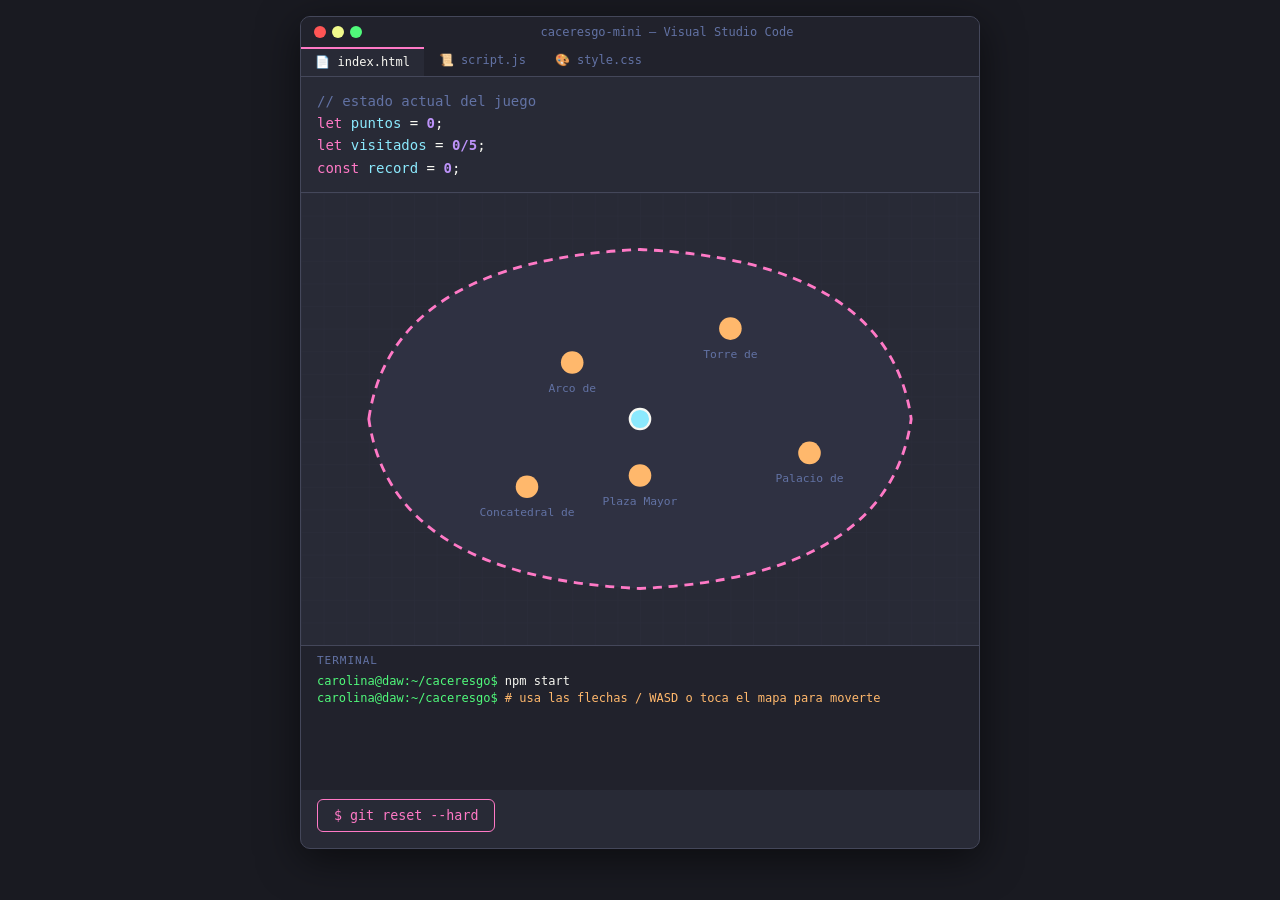
<file: caceresgo-mini/index.html>
<!DOCTYPE html>
<html lang="es">
<head>
  <meta charset="UTF-8">
  <meta name="viewport" content="width=device-width, initial-scale=1">
  <title>caceresgo-mini — Visual Studio Code</title>
  <link rel="stylesheet" href="style.css">
</head>
<body>
  <!-- Diseño la página como si fuera un editor de código -->
  <div class="ventana">
    <div class="barra">
      <span class="dot rojo"></span><span class="dot amarillo"></span><span class="dot verde"></span>
      <span class="titulo">caceresgo-mini — Visual Studio Code</span>
    </div>

    <div class="pestanas">
      <span class="tab activa">📄 index.html</span>
      <span class="tab">📜 script.js</span>
      <span class="tab">🎨 style.css</span>
    </div>

    <!-- El marcador tiene aspecto de variables de código -->
    <pre class="hud"><span class="c">// estado actual del juego</span>
<span class="k">let</span> <span class="v">puntos</span> = <b id="puntos" class="n">0</b>;
<span class="k">let</span> <span class="v">visitados</span> = <b id="progreso" class="n">0/5</b>;
<span class="k">const</span> <span class="v">record</span> = <b id="record" class="n">0</b>;</pre>

    <svg id="mapa" viewBox="0 0 600 400" aria-label="Mapa de la ciudad monumental">
      <!-- Cuadrícula de fondo para que parezca un mapa técnico -->
      <defs><pattern id="grid" width="20" height="20" patternUnits="userSpaceOnUse">
        <path d="M20 0H0V20" fill="none" stroke="#2b2d3b" stroke-width="1"/></pattern></defs>
      <rect width="600" height="400" fill="url(#grid)"/>
      <path id="muralla" d="M60,200 Q80,60 300,50 Q520,60 540,200 Q520,340 300,350 Q80,340 60,200Z"/>
      <g id="pois"></g>
      <circle id="jugador" r="9" cx="300" cy="200"/>
    </svg>

    <!-- Aquí voy mostrando los eventos de la partida -->
    <div class="terminal">
      <div class="terminal-tit">TERMINAL</div>
      <div id="log"><p><span class="prompt">carolina@daw:~/caceresgo$</span> npm start</p></div>
    </div>

    <button id="reiniciar">$ git reset --hard</button>
  </div>

  <dialog id="tarjeta"><h2 id="tNombre"></h2><p id="tDato"></p><button id="cerrar">git push 🚀</button></dialog>
  <script src="script.js"></script>
</body>
</html>
</file>
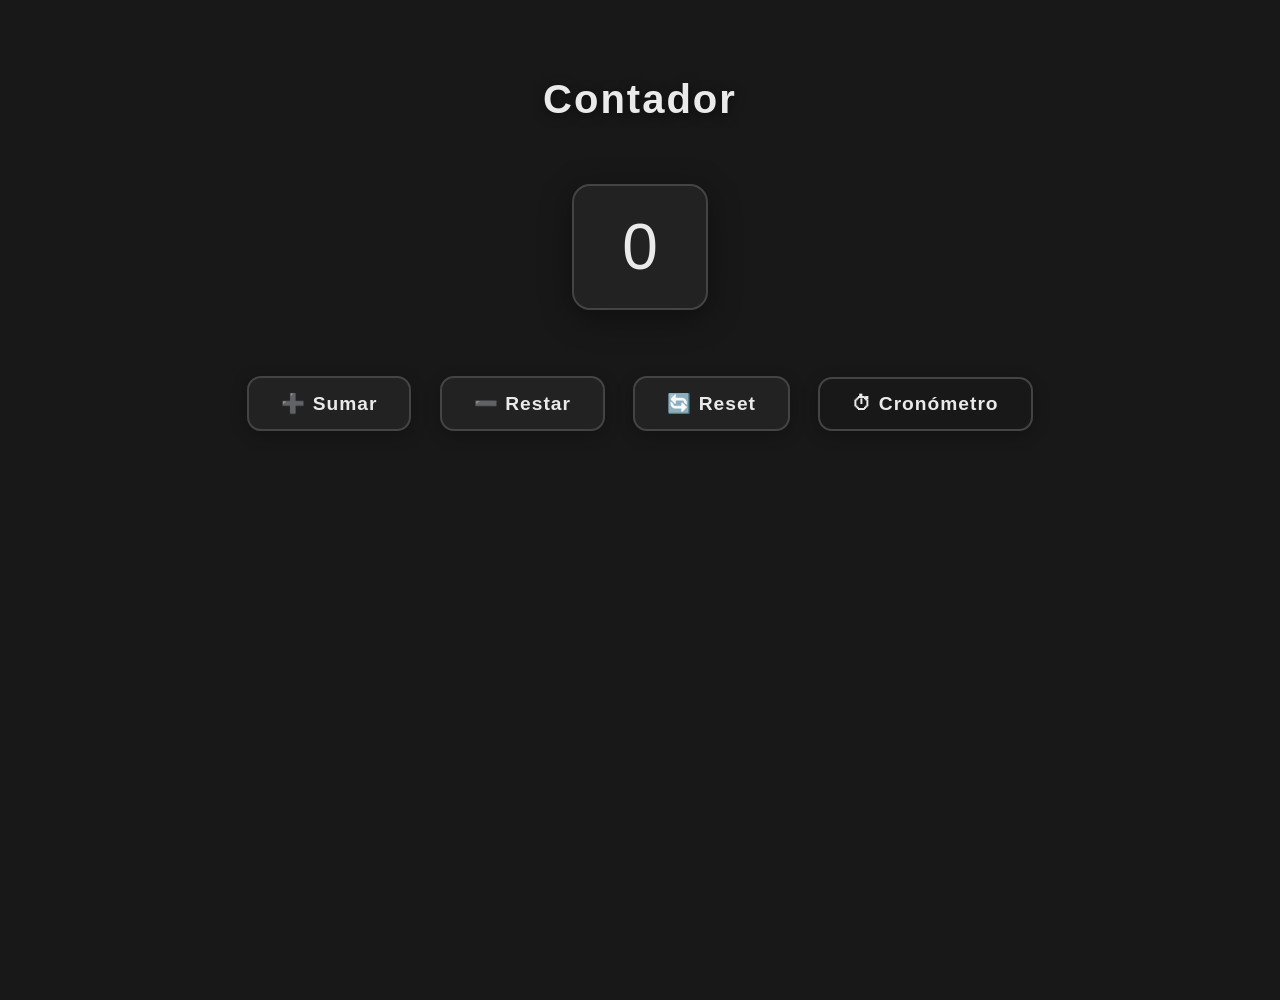
<file: Contador/index.html>
<!DOCTYPE html>
<html lang="es">
<head>
  <meta charset="UTF-8">
  <title>Contador en JavaScript</title>
  <link rel="stylesheet" href="styles.css">
</head>
<body>
  <h1>Contador</h1>
  <p id="valor">0</p>
  <div class="botones">
    <button id="sumar">➕ Sumar</button>
    <button id="restar">➖ Restar</button>
    <button id="reset">🔄 Reset</button>
    <button id="cronometro">⏱ Cronómetro</button>
  </div>
  <script src="script.js"></script>
</body>
</html>
</file>
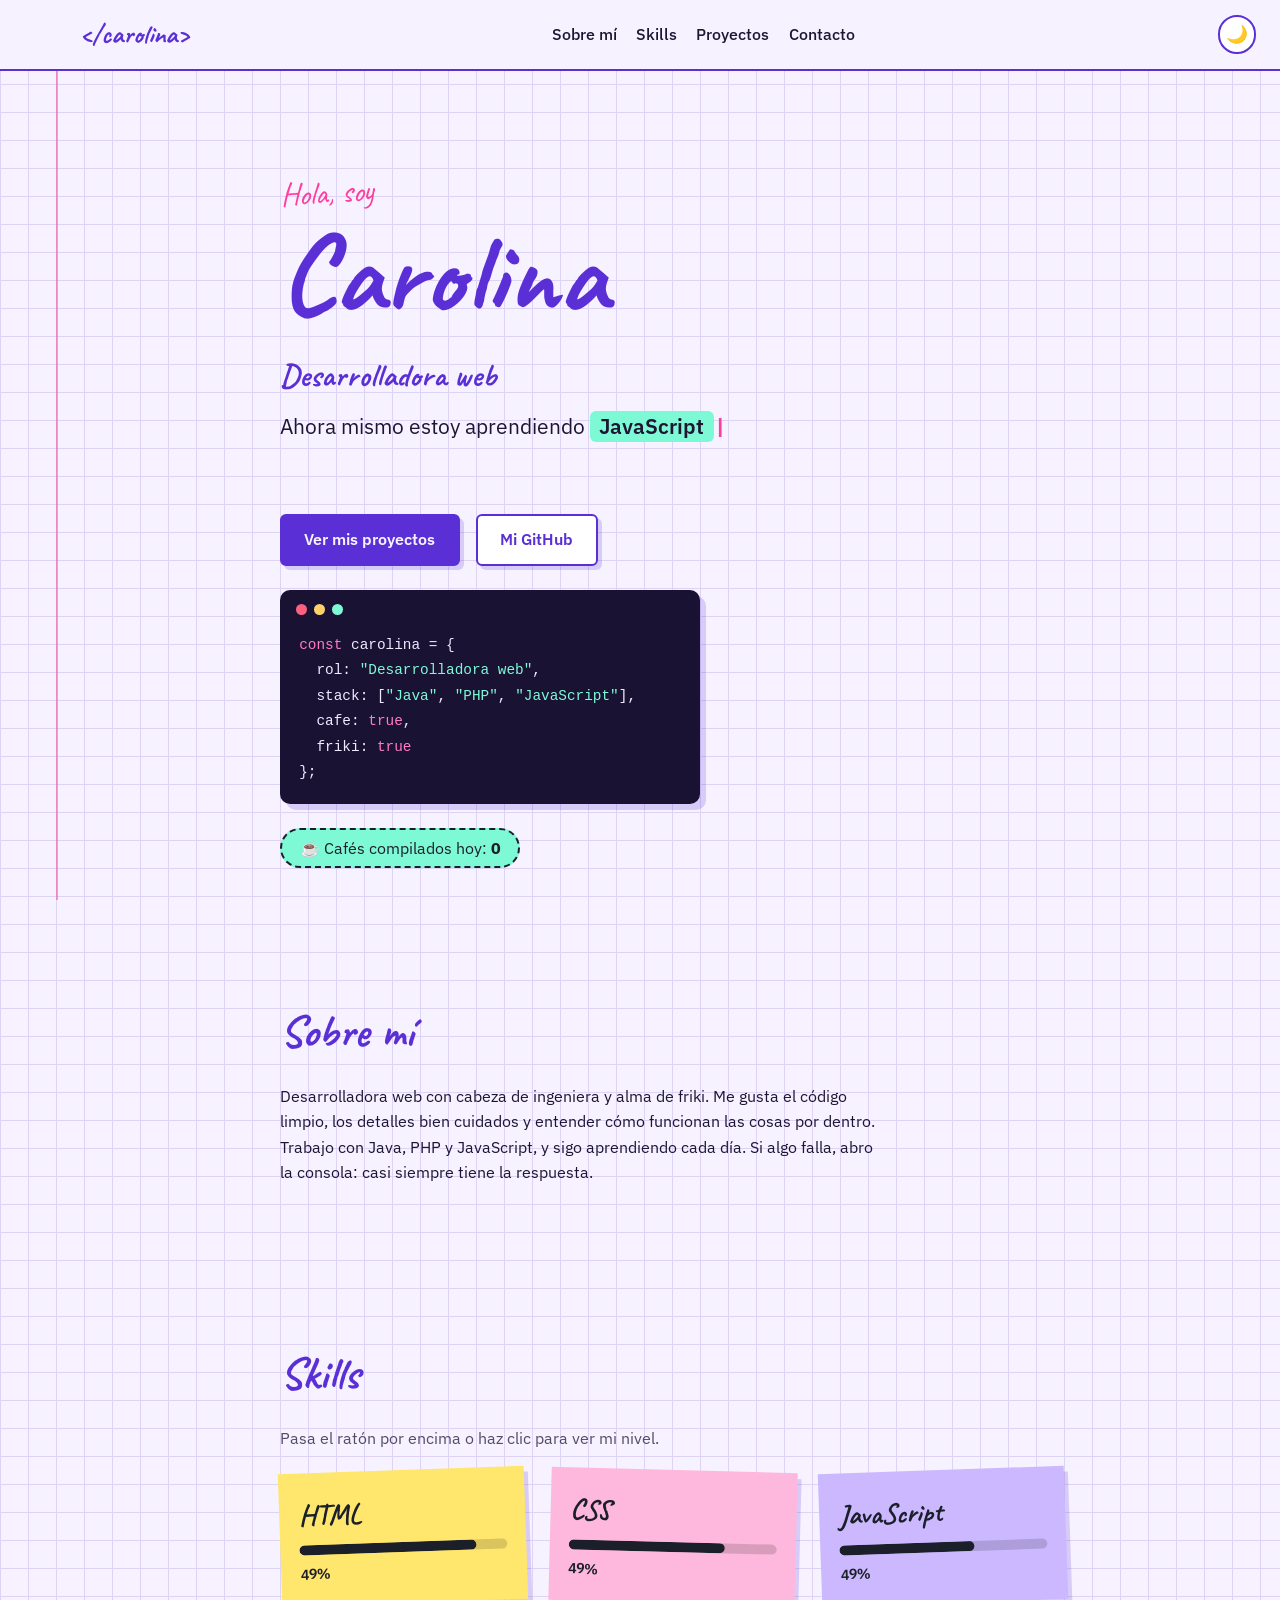
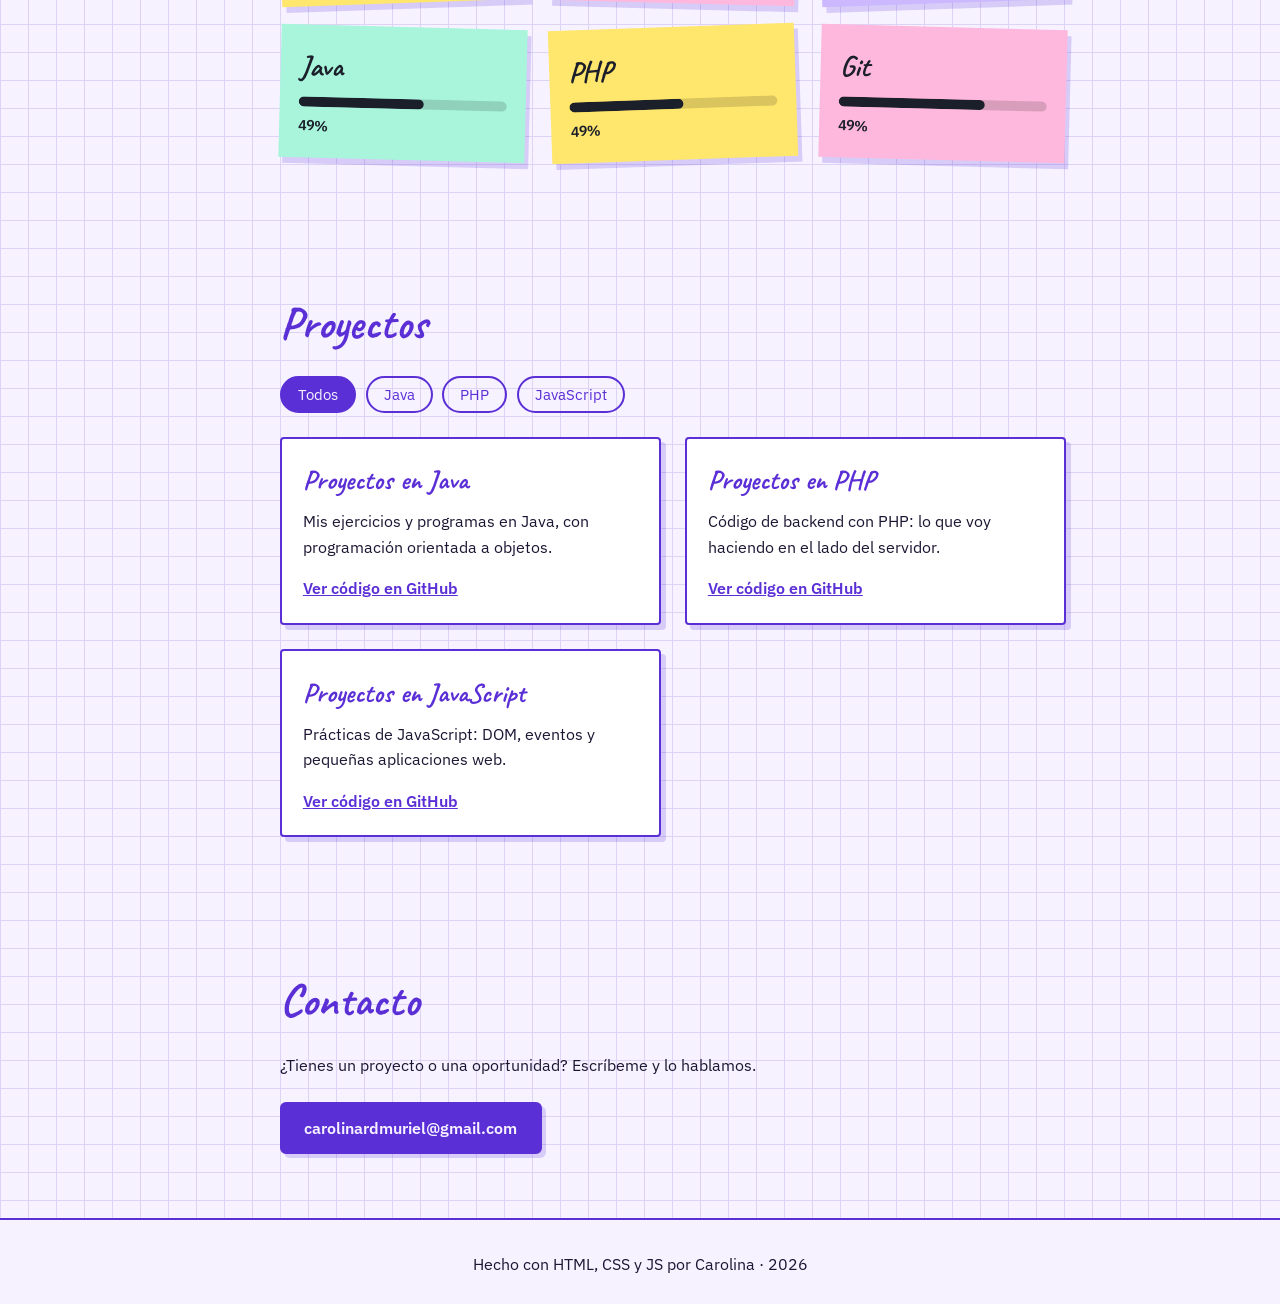
<file: Portfolio/index.html>
<!DOCTYPE html>
<!-- Indicamos que estamos usando HTML5 -->
<html lang="es">
<head>
  <!-- Para que se vean bien las tildes y la ñ -->
  <meta charset="UTF-8" />
  <!-- Esto ayuda a que la página se adapte al móvil -->
  <meta name="viewport" content="width=device-width, initial-scale=1" />
  <title>Carolina | Desarrolladora web</title>
  <meta name="description" content="Portfolio de Carolina, desarrolladora web" />

  <!-- Fuentes que uso para darle un estilo más personal al portfolio -->
  <link rel="preconnect" href="https://fonts.googleapis.com" />
  <link rel="preconnect" href="https://fonts.gstatic.com" crossorigin />
  <link href="https://fonts.googleapis.com/css2?family=Caveat:wght@600;700&family=IBM+Plex+Sans:wght@400;500;600&family=JetBrains+Mono:wght@400;500&display=swap" rel="stylesheet" />

  <!-- Enlazo el archivo CSS de la página -->
  <link rel="stylesheet" href="style.css" />
</head>
<body>

  <!-- Cabecera y menú de navegación -->
  <header class="cabecera">
    <a href="#inicio" class="logo">&lt;/carolina&gt;</a>

    <nav aria-label="Navegación principal">
      <!-- Estos enlaces llevan a las distintas secciones de la página -->
      <a href="#sobre-mi">Sobre mí</a>
      <a href="#skills">Skills</a>
      <a href="#proyectos">Proyectos</a>
      <a href="#contacto">Contacto</a>
    </nav>

    <!-- Botón para cambiar entre el modo claro y el oscuro -->
    <button id="btn-tema" class="btn-tema" aria-label="Cambiar entre modo claro y oscuro">🌙</button>
  </header>

  <main>

    <!-- Primera parte de la página -->
    <section id="inicio" class="hero">
      <p class="nota-mano">Hola, soy</p>
      <!-- Mi nombre aparece como título principal -->
      <h1>Carolina</h1>
      <p class="hero-texto">
        <strong class="rol">Desarrolladora web</strong><br />
        Ahora mismo estoy aprendiendo
        <!-- JavaScript escribe aquí las frases del efecto de máquina -->
        <span id="escritura" class="resaltado"></span><span class="cursor">|</span>
      </p>

      <div class="hero-botones">
        <a href="#proyectos" class="btn btn-principal">Ver mis proyectos</a>
        <!-- Enlace a mi perfil de GitHub -->
        <a href="https://github.com/Carolina-r-m" class="btn btn-secundario" target="_blank" rel="noopener">Mi GitHub</a>
      </div>

      <!-- Un pequeño resumen de mi perfil con formato de código -->
      <pre class="codigo" aria-label="Resumen de mi perfil en formato código"><code><span class="k">const</span> carolina = {
  rol: <span class="s">"Desarrolladora web"</span>,
  stack: [<span class="s">"Java"</span>, <span class="s">"PHP"</span>, <span class="s">"JavaScript"</span>],
  cafe: <span class="k">true</span>,
  friki: <span class="k">true</span>
};</code></pre>

      <!-- Contador de cafés para practicar eventos con JavaScript -->
      <button id="btn-cafe" class="btn-cafe">☕ Cafés compilados hoy: <strong id="num-cafes">0</strong></button>
    </section>

    <!-- Sección sobre mí -->
    <section id="sobre-mi" class="seccion">
      <h2>Sobre mí</h2>
      <p class="texto-largo">
        Desarrolladora web con cabeza de ingeniera y alma de friki. Me gusta
        el código limpio, los detalles bien cuidados y entender cómo funcionan
        las cosas por dentro. Trabajo con Java, PHP y JavaScript, y sigo
        aprendiendo cada día. Si algo falla, abro la consola: casi siempre
        tiene la respuesta.
      </p>
    </section>

    <!-- Sección de habilidades -->
    <section id="skills" class="seccion">
      <h2>Skills</h2>
      <p class="pista">Pasa el ratón por encima o haz clic para ver mi nivel.</p>

      <div class="skills-grid">
        <!-- El atributo data-nivel indica el porcentaje de cada habilidad -->
        <article class="skill post-it amarillo" data-nivel="85">
          <h3>HTML</h3>
          <div class="barra"><div class="relleno"></div></div>
          <span class="porcentaje">0%</span>
        </article>

        <article class="skill post-it rosa" data-nivel="75">
          <h3>CSS</h3>
          <div class="barra"><div class="relleno"></div></div>
          <span class="porcentaje">0%</span>
        </article>

        <article class="skill post-it azul" data-nivel="65">
          <h3>JavaScript</h3>
          <div class="barra"><div class="relleno"></div></div>
          <span class="porcentaje">0%</span>
        </article>

        <article class="skill post-it verde" data-nivel="60">
          <h3>Java</h3>
          <div class="barra"><div class="relleno"></div></div>
          <span class="porcentaje">0%</span>
        </article>

        <article class="skill post-it amarillo" data-nivel="55">
          <h3>PHP</h3>
          <div class="barra"><div class="relleno"></div></div>
          <span class="porcentaje">0%</span>
        </article>

        <article class="skill post-it rosa" data-nivel="70">
          <h3>Git</h3>
          <div class="barra"><div class="relleno"></div></div>
          <span class="porcentaje">0%</span>
        </article>
      </div>
    </section>

    <!-- Sección de proyectos -->
    <section id="proyectos" class="seccion">
      <h2>Proyectos</h2>

      <!-- Botones para filtrar los proyectos por lenguaje -->
      <div class="filtros" role="group" aria-label="Filtrar proyectos">
        <button class="filtro activo" data-filtro="todos">Todos</button>
        <button class="filtro" data-filtro="java">Java</button>
        <button class="filtro" data-filtro="php">PHP</button>
        <button class="filtro" data-filtro="javascript">JavaScript</button>
      </div>

      <div class="proyectos-grid">
        <!-- Enlaces a mis repositorios de GitHub -->
        <!-- Abro los enlaces en otra pestaña y uso noopener por seguridad -->
        <article class="proyecto" data-categoria="java">
          <h3>Proyectos en Java</h3>
          <p>Mis ejercicios y programas en Java, con programación orientada a objetos.</p>
          <a href="https://github.com/Carolina-r-m/Java" class="enlace" target="_blank" rel="noopener">Ver código en GitHub</a>
        </article>

        <article class="proyecto" data-categoria="php">
          <h3>Proyectos en PHP</h3>
          <p>Código de backend con PHP: lo que voy haciendo en el lado del servidor.</p>
          <a href="https://github.com/Carolina-r-m/PHP" class="enlace" target="_blank" rel="noopener">Ver código en GitHub</a>
        </article>

        <article class="proyecto" data-categoria="javascript">
          <h3>Proyectos en JavaScript</h3>
          <p>Prácticas de JavaScript: DOM, eventos y pequeñas aplicaciones web.</p>
          <a href="https://github.com/Carolina-r-m/JavaScript" class="enlace" target="_blank" rel="noopener">Ver código en GitHub</a>
        </article>
      </div>
    </section>

    <!-- Sección de contacto -->
    <section id="contacto" class="seccion contacto">
      <h2>Contacto</h2>
      <p class="texto-largo">¿Tienes un proyecto o una oportunidad? Escríbeme y lo hablamos.</p>
      <!-- Enlace para contactar conmigo por correo -->
      <a href="mailto:carolinardmuriel@gmail.com" class="btn btn-principal">carolinardmuriel@gmail.com</a>
    </section>

  </main>

  <!-- Pie de página -->
  <footer class="pie">
    <!-- JavaScript añade el año actual automáticamente -->
    <p>Hecho con HTML, CSS y JS por Carolina · <span id="anio"></span></p>
  </footer>

  <!-- Cargo JavaScript al final para que el HTML ya esté preparado -->
  <script src="script.js"></script>
</body>
</html>
</file>
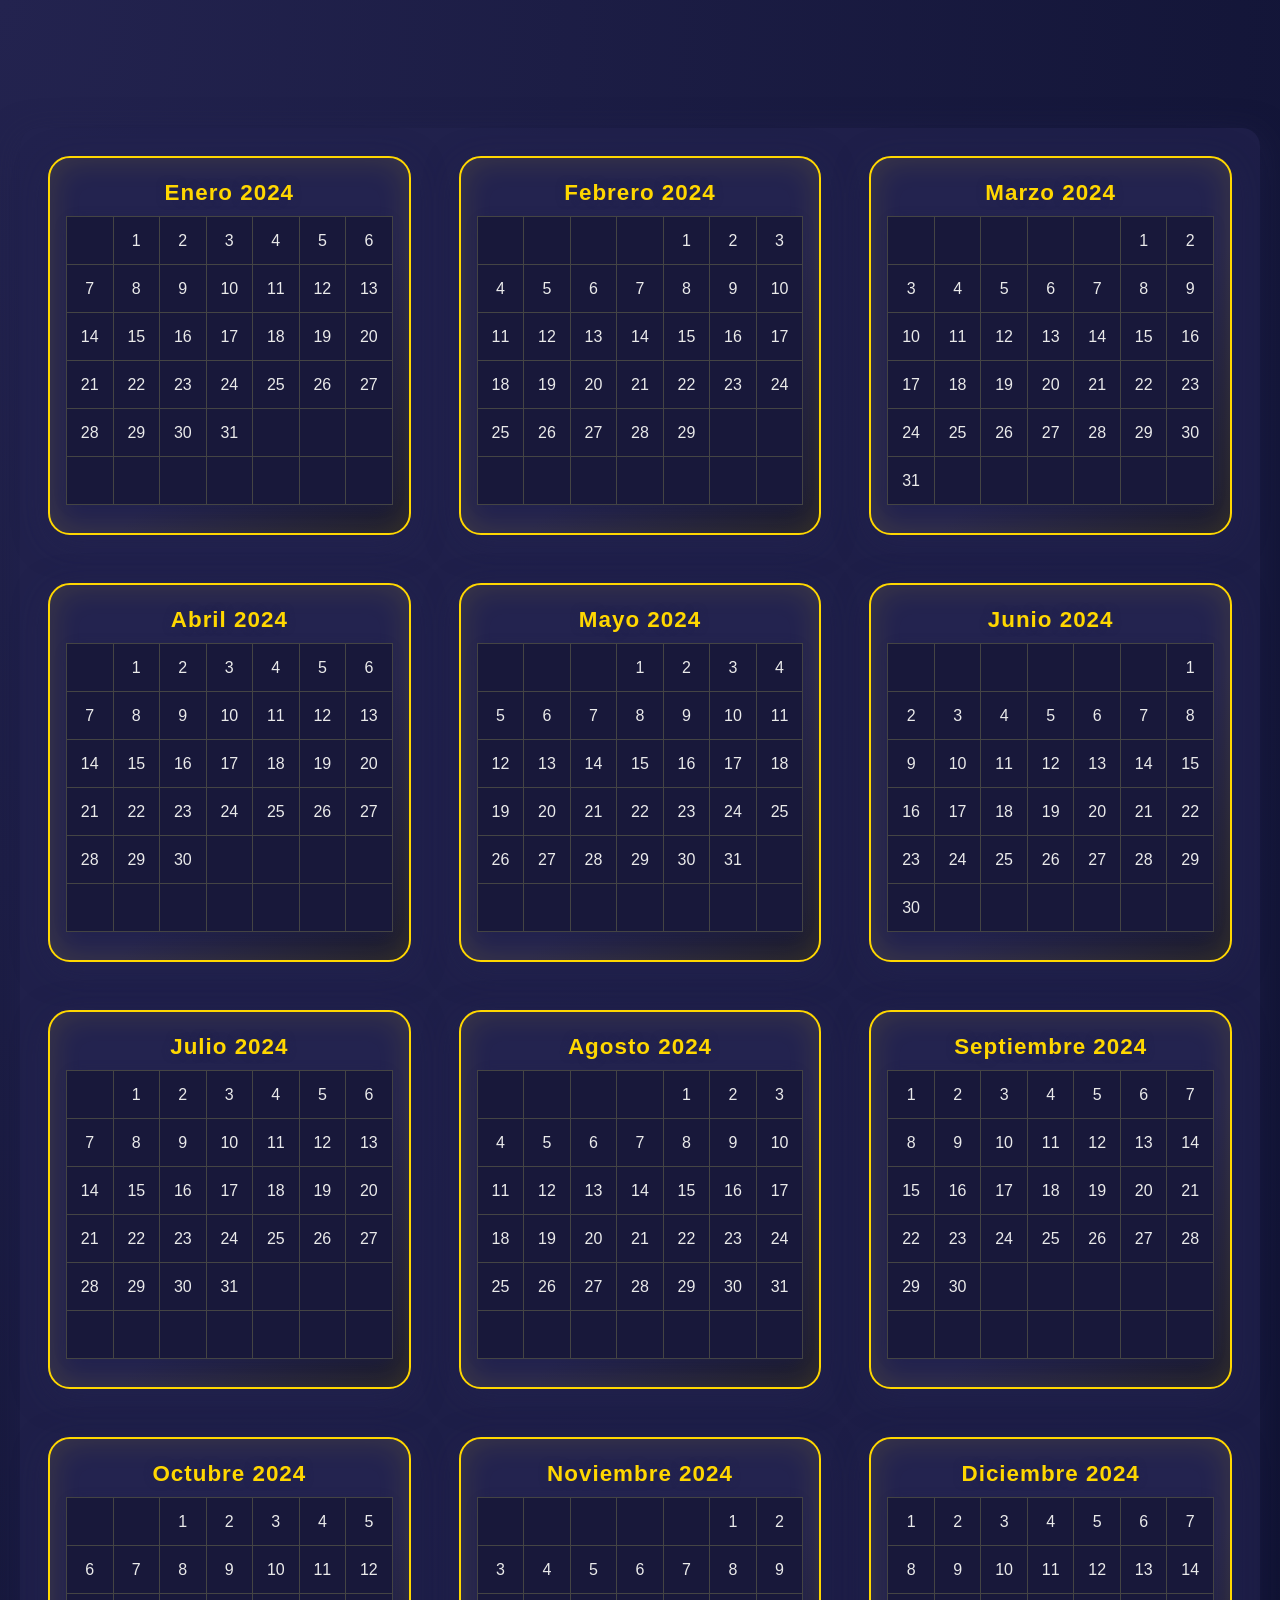
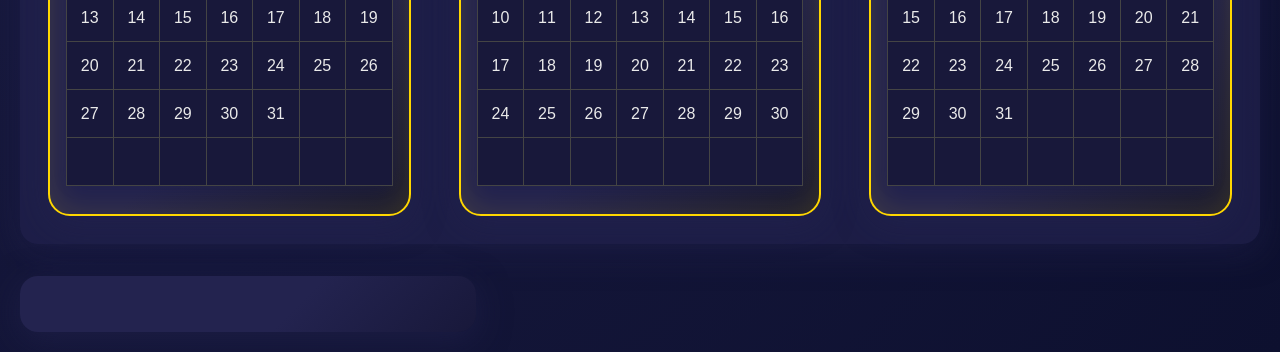
<file: Calendario nasa/calendario.html>
<!DOCTYPE html>
<html lang="es">
<head>
  <meta charset="UTF-8">
  <meta name="viewport" content="width=device-width, initial-scale=1.0">
  <title>Calendario 2024</title>
  <link rel="stylesheet" href="estilosNasa.css">
</head>
<body>
<div id="contenedor-principal">
  <div class="meses">
    <!-- Botones de los meses aquí -->
  </div>
  <div id="calendario">
    <!-- Tabla de días aquí -->
  </div>
  <div id="foto">
    <!-- Imagen y datos aquí -->
  </div>
</div>
<script src="calendarioNasaV2.js"></script>
</body>
</html>
</file>
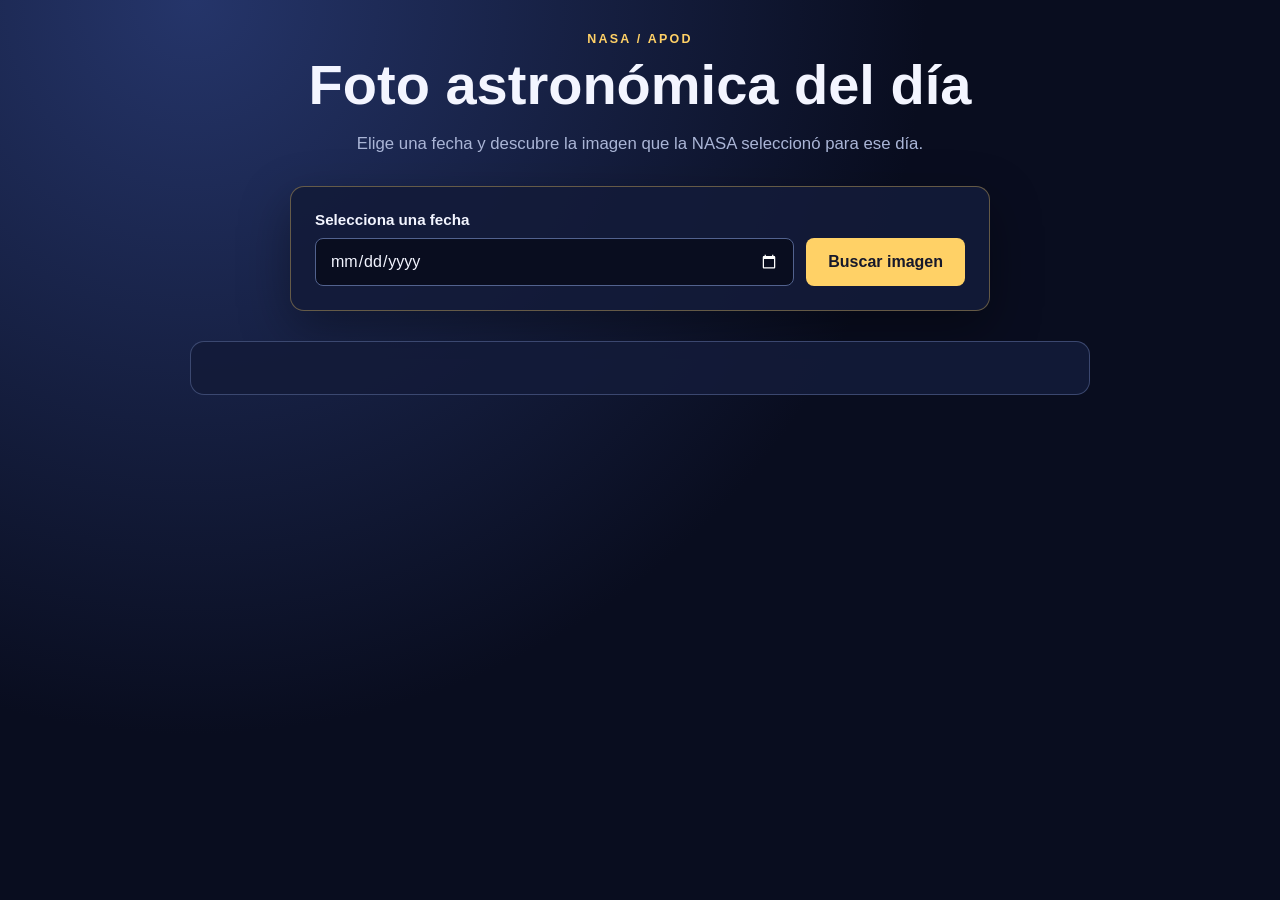
<file: Calendario nasa/formularioNasa.html>
<!DOCTYPE html>
<html lang="es">
<head>
    <meta charset="UTF-8">
    <meta name="viewport" content="width=device-width, initial-scale=1.0">
    <title>Foto del Día - NASA</title>
    <link rel="stylesheet" href="formNasa.css">
</head>
<body>
    <main class="pagina">
        <header class="encabezado">
            <p class="eyebrow">NASA / APOD</p>
            <h1>Foto astronómica del día</h1>
            <p class="intro">Elige una fecha y descubre la imagen que la NASA seleccionó para ese día.</p>
        </header>

        <form id="formulario">
            <label for="calendario">Selecciona una fecha</label>
            <div class="controles-formulario">
                <input type="date" id="calendario" required>
                <button type="submit">Buscar imagen</button>
            </div>
        </form>

        <section id="foto" aria-live="polite"></section>
    </main>
    <script src="formNasaV4.js"></script>
</body>
</html>
</file>
<file: caceresgo-mini/style.css>
/* Colores inspirados en el tema Dracula de VS Code */
:root {
  --bg:#282a36; --panel:#21222c; --linea:#44475a; --texto:#f8f8f2;
  --comentario:#6272a4; --rosa:#ff79c6; --verde:#50fa7b; --morado:#bd93f9;
  --naranja:#ffb86c; --cian:#8be9fd;
}

* { box-sizing:border-box; }
body { margin:0; padding:1rem; background:#191a21; color:var(--texto);
       font-family:"Fira Code","JetBrains Mono",Consolas,monospace; font-size:14px; }

.ventana { max-width:680px; margin:0 auto; background:var(--bg);
           border:1px solid var(--linea); border-radius:10px; overflow:hidden;
           box-shadow:0 10px 40px #0008; }

/* Barra superior con los tres puntos de una ventana */
.barra { display:flex; align-items:center; gap:6px; padding:.5rem .8rem; background:var(--panel); }
.dot { width:12px; height:12px; border-radius:50%; }
.rojo{background:#ff5555} .amarillo{background:#f1fa8c} .verde{background:#50fa7b}
.titulo { flex:1; text-align:center; color:var(--comentario); font-size:12px; }

/* Pestañas que imitan un editor de código */
.pestanas { display:flex; background:var(--panel); border-bottom:1px solid var(--linea); }
.tab { padding:.4rem .9rem; color:var(--comentario); font-size:12px; }
.tab.activa { background:var(--bg); color:var(--texto); border-top:2px solid var(--rosa); }

/* Marcador con colores parecidos a los del código */
.hud { margin:0; padding:.8rem 1rem; line-height:1.6; }
.c{color:var(--comentario)} .k{color:var(--rosa)} .v{color:var(--cian)} .n{color:var(--morado)}

#mapa { width:100%; display:block; touch-action:none; cursor:crosshair;
        border-block:1px solid var(--linea); }
#muralla { fill:#2f3142; stroke:var(--rosa); stroke-width:2.5; stroke-dasharray:8 6; }

/* Los monumentos tienen una animación hasta que los descubro */
.poi { fill:var(--naranja); animation:latido 1.6s ease-in-out infinite;
       transform-box:fill-box; transform-origin:center; }
.poi.visitado { fill:var(--verde); animation:none; }
.etiqueta { fill:var(--comentario); font-size:10px; text-anchor:middle; pointer-events:none; font-family:inherit; }
@keyframes latido { 50% { transform:scale(1.35); opacity:.7; } }
#jugador { fill:var(--cian); stroke:var(--texto); stroke-width:2; }

/* Zona de la terminal del juego */
.terminal { background:var(--panel); padding:.5rem 1rem; }
.terminal-tit { color:var(--comentario); font-size:11px; letter-spacing:1px; margin-bottom:.3rem; }
#log { height:110px; overflow-y:auto; font-size:12px; }
#log p { margin:.15rem 0; }
.prompt { color:var(--verde); }
.ok { color:var(--verde); } .aviso { color:var(--naranja); }

button { margin:.6rem 1rem 1rem; padding:.5rem 1rem; border:1px solid var(--rosa); border-radius:6px;
         background:transparent; color:var(--rosa); font-family:inherit; cursor:pointer; }
button:hover { background:var(--rosa); color:var(--bg); }

dialog { border:1px solid var(--morado); border-radius:10px; background:var(--bg); color:var(--texto);
         font-family:inherit; max-width:320px; }
dialog::backdrop { background:#000a; }
</file>
<file: Contador/styles.css>
/* Estilo monocromo elegante para el contador */
body {
  font-family: 'Segoe UI', Arial, sans-serif;
  text-align: center;
  background: #181818;
  color: #eaeaea;
  margin: 0;
  padding: 50px;
  min-height: 100vh;
}

h1 {
  color: #eaeaea;
  font-size: 2.5em;
  letter-spacing: 2px;
  text-shadow: 0 2px 12px #0008;
  margin-bottom: 32px;
}

#valor {
  font-size: 4em;
  margin: 30px 0;
  color: #eaeaea;
  background: #222;
  border-radius: 18px;
  padding: 24px 48px;
  box-shadow: 0 8px 32px #0006;
  display: inline-block;
  transition: transform 0.2s, background 0.3s;
  border: 2px solid #444;
}

#valor.changed {
  animation: pop 0.3s;
  background: #333;
}

@keyframes pop {
  0% { transform: scale(1); }
  50% { transform: scale(1.15); }
  100% { transform: scale(1); }
}

.botones {
  margin-top: 24px;
}

button {
  font-size: 1.2em;
  margin: 12px;
  padding: 14px 32px;
  border: none;
  border-radius: 14px;
  cursor: pointer;
  transition: 0.3s;
  box-shadow: 0 4px 16px #0004;
  font-weight: bold;
  letter-spacing: 1px;
  background: #222;
  color: #eaeaea;
  border: 2px solid #444;
}

button:hover, button:focus {
  background: #333;
  color: #fff;
  box-shadow: 0 8px 32px #0008;
  transform: translateY(-2px) scale(1.05);
  outline: none;
}

#cronometro {
  background: #181818;
  color: #eaeaea;
  border: 2px solid #444;
}

@media (max-width: 600px) {
  #valor {
    font-size: 2.2em;
    padding: 12px 18px;
  }
  button {
    font-size: 1em;
    padding: 10px 18px;
  }
}
</file>
<file: Portfolio/style.css>
/* =========================================================
  Estilos de mi portfolio
  He intentado que parezca un cuaderno con post-its
  ========================================================= */

/* --- Variables CSS para tener los colores organizados --- */
:root {
  --papel: #f6f2ff;          /* fondo lila claro */
  --cuadros: #ddd3f5;        /* líneas de la cuadrícula */
  --tinta: #5b2fd6;          /* violeta principal */
  --texto: #1d1633;          /* texto normal */
  --margen: #ff3d9a;         /* rosa del margen */
  --subrayador: #7df9d6;     /* menta fosforito */
  --tarjeta: #ffffff;
  --sombra: rgba(91, 47, 214, 0.2);
}

/* --- Colores del modo oscuro --- */
[data-tema="oscuro"] {
  --papel: #16112b;
  --cuadros: #251d47;
  --tinta: #b9a2ff;
  --texto: #ece8fa;
  --tarjeta: #21193d;
  --sombra: rgba(0, 0, 0, 0.5);
}

/* --- Reset básico para empezar con los mismos estilos --- */
* {
  box-sizing: border-box; /* el padding se incluye en el tamaño */
  margin: 0;
  padding: 0;
}

/* Desplazamiento suave entre las secciones */
html {
  scroll-behavior: smooth;
}

body {
  font-family: "IBM Plex Sans", sans-serif;
  color: var(--texto);
  background-color: var(--papel);
  /* Creo la cuadrícula del fondo con dos degradados */
  background-image:
    linear-gradient(var(--cuadros) 1px, transparent 1px),
    linear-gradient(90deg, var(--cuadros) 1px, transparent 1px);
  background-size: 28px 28px;
  line-height: 1.6;
  transition: background-color 0.3s, color 0.3s;
}

/* Línea del margen del cuaderno */
body::before {
  content: "";
  position: fixed;
  top: 0;
  bottom: 0;
  left: 56px;
  width: 2px;
  background: var(--margen);
  opacity: 0.5;
  pointer-events: none; /* no debe bloquear los clics */
}

/* --- Cabecera --- */
.cabecera {
  position: sticky; /* se mantiene arriba al hacer scroll */
  top: 0;
  z-index: 10;
  display: flex;
  align-items: center;
  justify-content: space-between;
  gap: 1rem;
  padding: 0.8rem 1.5rem 0.8rem 80px;
  background: var(--papel);
  border-bottom: 2px solid var(--tinta);
}

.logo {
  font-family: "Caveat", cursive;
  font-size: 1.7rem;
  font-weight: 700;
  color: var(--tinta);
  text-decoration: none;
}

.cabecera nav {
  display: flex;
  gap: 1.2rem;
  flex-wrap: wrap;
}

.cabecera nav a {
  color: var(--texto);
  text-decoration: none;
  font-weight: 500;
}

/* Subrayado de los enlaces al pasar el ratón */
.cabecera nav a:hover {
  background: linear-gradient(transparent 55%, var(--subrayador) 55%);
}

/* Botón para cambiar el tema */
.btn-tema {
  border: 2px solid var(--tinta);
  background: var(--tarjeta);
  border-radius: 50%;
  width: 2.4rem;
  height: 2.4rem;
  font-size: 1.1rem;
  cursor: pointer;
}

/* --- Secciones generales --- */
.seccion,
.hero {
  max-width: 900px;
  margin: 0 auto;
  padding: 4rem 1.5rem 4rem 90px; /* dejo espacio para la línea del margen */
}

h2 {
  font-family: "Caveat", cursive;
  font-size: 2.8rem;
  color: var(--tinta);
  margin-bottom: 1rem;
}

.texto-largo {
  max-width: 60ch; /* para que los párrafos sean fáciles de leer */
  margin-bottom: 1.5rem;
}

.pista {
  margin-bottom: 1.2rem;
  opacity: 0.75;
}

/* --- Primera sección --- */
.hero {
  padding-top: 6rem;
}

.nota-mano {
  font-family: "Caveat", cursive;
  font-size: 2rem;
  color: var(--margen);
  transform: rotate(-3deg); /* efecto de texto escrito a mano */
  display: inline-block;
}

h1 {
  font-family: "Caveat", cursive;
  font-size: clamp(3.5rem, 12vw, 7rem); /* tamaño adaptable a la pantalla */
  line-height: 1;
  color: var(--tinta);
  margin-bottom: 1rem;
}

.hero-texto {
  font-size: 1.3rem;
  line-height: 1.9; /* dejo espacio entre las líneas */
  max-width: 40ch;
  min-height: 8.5rem; /* evito que la página salte al escribir */
}

/* Estilo del texto que indica mi rol */
.rol {
  font-family: "Caveat", cursive;
  font-size: 2rem;
  color: var(--tinta);
}

/* Resalto el texto que se escribe */
.resaltado {
  background: var(--subrayador);
  color: #1d1633; /* se lee mejor sobre el fondo claro */
  font-weight: 600;
  padding: 0.1em 0.45em;
  border-radius: 6px;
  /* Mantengo el fondo correctamente aunque el texto salte de línea */
  -webkit-box-decoration-break: clone;
  box-decoration-break: clone;
}

/* Oculto el espacio del texto mientras todavía está vacío */
.resaltado:empty {
  display: none;
}

/* Cursor parpadeante */
.cursor {
  color: var(--margen);
  font-weight: 700;
  margin-left: 2px;
  animation: parpadeo 0.9s steps(1) infinite;
}
@keyframes parpadeo {
  50% { opacity: 0; }
}

.hero-botones {
  display: flex;
  gap: 1rem;
  flex-wrap: wrap;
  margin: 2rem 0 1.5rem;
}

/* --- Botones --- */
.btn {
  display: inline-block;
  padding: 0.7rem 1.4rem;
  border: 2px solid var(--tinta);
  border-radius: 6px;
  font-weight: 600;
  text-decoration: none;
  transition: transform 0.15s, box-shadow 0.15s;
}

.btn-principal {
  background: var(--tinta);
  color: var(--papel);
  box-shadow: 4px 4px 0 var(--sombra);
}

.btn-secundario {
  background: var(--tarjeta);
  color: var(--tinta);
  box-shadow: 4px 4px 0 var(--sombra);
}

/* Efecto de los botones al pasar el ratón */
.btn:hover {
  transform: translate(3px, 3px);
  box-shadow: 1px 1px 0 var(--sombra);
}

.btn-cafe {
  font-family: inherit;
  font-size: 1rem;
  background: var(--subrayador);
  color: #1b1f2a;
  border: 2px dashed #1b1f2a;
  border-radius: 999px;
  padding: 0.5rem 1.1rem;
  cursor: pointer;
}

/* Animación que uso en el contador de cafés */
.btn-cafe.salto {
  animation: salto 0.35s ease;
}
@keyframes salto {
  40% { transform: scale(1.12) rotate(-2deg); }
}

/* --- Ventana de código de la primera sección --- */
.codigo {
  position: relative;
  max-width: 420px;
  margin: 0 0 1.5rem;
  padding: 2.6rem 1.2rem 1.2rem;
  background: #1a1233;
  color: #efeaff;
  border-radius: 10px;
  font-family: "JetBrains Mono", monospace;
  font-size: 0.9rem;
  line-height: 1.7;
  overflow-x: auto; /* permite desplazarse si el código no cabe */
  box-shadow: 6px 6px 0 var(--sombra);
}

/* Los tres puntos de la ventana de código */
.codigo::before {
  content: "";
  position: absolute;
  top: 14px;
  left: 16px;
  width: 11px;
  height: 11px;
  border-radius: 50%;
  background: #ff5f7e;
  box-shadow: 18px 0 0 #ffd166, 36px 0 0 #7df9d6;
}

.codigo .k { color: #ff7ac6; } /* palabras reservadas */
.codigo .s { color: #7df9d6; } /* textos */

/* --- Habilidades en forma de post-its --- */
.skills-grid {
  display: grid;
  /* Las columnas se adaptan al tamaño disponible */
  grid-template-columns: repeat(auto-fit, minmax(190px, 1fr));
  gap: 1.5rem;
}

.post-it {
  padding: 1.2rem;
  color: #1b1f2a;
  box-shadow: 4px 6px 0 var(--sombra);
  cursor: pointer;
  transition: transform 0.2s;
}

/* Colores de los post-its */
.amarillo { background: #ffe66d; }
.rosa     { background: #ffb8dd; }
.azul     { background: #cbb8ff; }
.verde    { background: #a8f5dc; }

/* Alterno la inclinación de los post-its */
.post-it:nth-child(odd)  { transform: rotate(-2deg); }
.post-it:nth-child(even) { transform: rotate(1.5deg); }
.post-it:hover           { transform: rotate(0) scale(1.05); }

.post-it h3 {
  font-family: "Caveat", cursive;
  font-size: 1.8rem;
}

.barra {
  height: 10px;
  background: rgba(0, 0, 0, 0.15);
  border-radius: 99px;
  overflow: hidden;
  margin: 0.4rem 0;
}

.relleno {
  height: 100%;
  width: 0; /* la barra empieza vacía */
  background: #1b1f2a;
  border-radius: 99px;
  transition: width 1s ease;
}

.porcentaje {
  font-weight: 600;
  font-size: 0.9rem;
}

/* --- Proyectos --- */
.filtros {
  display: flex;
  gap: 0.6rem;
  flex-wrap: wrap;
  margin-bottom: 1.5rem;
}

.filtro {
  font-family: inherit;
  font-size: 0.95rem;
  padding: 0.4rem 1rem;
  border: 2px solid var(--tinta);
  background: transparent;
  color: var(--tinta);
  border-radius: 99px;
  cursor: pointer;
}

/* Estilo del filtro seleccionado */
.filtro.activo {
  background: var(--tinta);
  color: var(--papel);
}

.proyectos-grid {
  display: grid;
  grid-template-columns: repeat(auto-fit, minmax(260px, 1fr));
  gap: 1.5rem;
}

.proyecto {
  background: var(--tarjeta);
  border: 2px solid var(--tinta);
  border-radius: 4px;
  padding: 1.3rem;
  box-shadow: 5px 5px 0 var(--sombra);
}

.proyecto h3 {
  font-family: "Caveat", cursive;
  font-size: 1.7rem;
  color: var(--tinta);
}

.proyecto p {
  margin: 0.4rem 0 1rem;
}

.enlace {
  color: var(--tinta);
  font-weight: 600;
}

/* Clase que JavaScript usa para ocultar proyectos */
.oculto {
  display: none;
}

/* --- Pie de página --- */
.pie {
  text-align: center;
  padding: 2rem 1rem;
  border-top: 2px solid var(--tinta);
  background: var(--papel);
}

/* Foco visible para poder navegar con el teclado */
a:focus-visible,
button:focus-visible {
  outline: 3px solid var(--margen);
  outline-offset: 3px;
}

/* Respeto la preferencia de reducir el movimiento */
@media (prefers-reduced-motion: reduce) {
  * {
    animation: none !important;
    transition: none !important;
    scroll-behavior: auto !important;
  }
}

/* --- Ajustes para pantallas pequeñas --- */
@media (max-width: 640px) {
  .cabecera {
    padding-left: 1rem;
    flex-wrap: wrap;
  }
  /* En móvil acerco la línea al borde */
  body::before { left: 20px; }
  .seccion,
  .hero {
    padding-left: 40px;
    padding-right: 1rem;
  }
}
</file>
<file: Calendario nasa/estilosNasa.css>
/* Fondo espacial con estrellas animadas */
body {
    font-family: 'Segoe UI', Arial, sans-serif;
    margin: 0;
    padding: 0;
    background: radial-gradient(ellipse at top left, #23234f 0%, #0d102f 100%);
    color: #eaeaea;
    min-height: 100vh;
    position: relative;
    overflow-x: hidden;
}
body::before {
    content: "";
    position: fixed;
    top: 0; left: 0; right: 0; bottom: 0;
    pointer-events: none;
    z-index: 0;
    background: url('https://raw.githubusercontent.com/Julian-Nash/starfield/master/starfield.png') repeat;
    opacity: 0.18;
    animation: starsMove 60s linear infinite;
}
@keyframes starsMove {
    0% { background-position: 0 0; }
    100% { background-position: 1000px 1000px; }
}

/* Contenedor principal */
#contenedor-principal {
    display: flex;
    flex-wrap: wrap;
    justify-content: space-between;
    padding: 32px 20px 20px 20px;
    gap: 32px;
    position: relative;
    z-index: 1;
}

/* Calendario */
#calendario {
    flex: 1 1 60%;
    display: grid;
    grid-template-columns: repeat(3, minmax(0, 1fr));
    gap: 48px;
    overflow: visible;
    background: rgba(35,35,79,0.7);
    border-radius: 18px;
    padding: 28px;
    box-shadow: 0 8px 32px #23234f88;
}

#calendario > div {
    overflow: visible;
    min-width: 0;
}

/* Cabecera del calendario (mes y año) */
.cabecera {
    display: block;
    text-align: center;
    font-size: 1.4em;
    font-weight: bold;
    margin-bottom: 10px;
    color: #ffd700;
    letter-spacing: 1px;
    text-shadow: 0 0 8px #23234f;
}

/* Tabla de días */
table {
    width: 100%;
    border-collapse: collapse;
    margin-top: 10px;
    background: linear-gradient(135deg, #23234f 60%, #18183a 100%);
    border-radius: 14px;
    overflow: visible;
    box-shadow: 0 2px 12px #23234f55;
}
table th, table td {
    text-align: center;
    padding: 12px;
    border: 1px solid #444;
    color: #eaeaea;
    width: 14.28%;
    height: 48px;
    box-sizing: border-box;
    font-size: 1em;
    transition: background 0.3s, color 0.3s;
}

table th {
    background: #23234f;
    font-weight: bold;
    color: #ffd700;
    letter-spacing: 1px;
}

table td {
    cursor: pointer;
    background: #18183a;
}
table td:hover {
    background: #ffd700;
    color: #23234f;
    font-weight: bold;
    box-shadow: 0 0 12px #ffd70088;
}

/* Contenedor de la imagen */
#foto {
    flex: 1 1 35%;
    background: linear-gradient(135deg, #23234f 60%, #18183a 100%);
    padding: 28px;
    border-radius: 18px;
    box-shadow: 0 8px 32px #23234f88;
    max-width: 400px;
    min-width: 260px;
    position: relative;
    z-index: 1;
}

#foto img {
    max-width: 100%;
    border-radius: 12px;
    border: 2px solid #ffd700;
    box-shadow: 0 8px 32px #23234f, 0 0 40px #ffd70044 inset;
    background: #18183a;
    margin-bottom: 18px;
}

#foto h2 {
    color: #ffd700;
    font-size: 1.5em;
    margin-bottom: 10px;
    text-shadow: 0 0 8px #23234f;
}

/* Responsividad */
@media (max-width: 900px) {
    #contenedor-principal {
        flex-direction: column;
        align-items: center;
        gap: 24px;
    }
    #calendario {
        flex: 1 1 100%;
        grid-template-columns: repeat(2, 1fr);
        padding: 20px;
        gap: 32px;
    }
    #foto {
        flex: 1 1 100%;
        max-width: 100%;
        min-width: 180px;
        margin-top: 18px;
    }
}
@media (max-width: 600px) {
    #calendario {
        grid-template-columns: 1fr;
        padding: 14px;
        gap: 24px;
    }
    #foto {
        padding: 12px;
    }
}
/* Meses: cada mes en columna con espacio */
.meses {
    display: flex;
    flex-wrap: wrap;
    gap: 48px 48px; /* Espacio horizontal y vertical entre meses */
    justify-content: center;
    margin-top: 32px;
    margin-bottom: 32px;
    width: 100%;
}

.mes-calendario {
    display: flex;
    flex-direction: column;
    align-items: center;
    min-width: 0;
    max-width: 340px;
    margin-bottom: 0;
    background: linear-gradient(135deg, #23234f 60%, #1a1a2e 100%);
    border-radius: 22px;
    padding: 22px 16px 28px 16px;
    box-shadow: 0 8px 32px #23234f88, 0 0 32px #ffd70022 inset;
    border: 2px solid #ffd700;
    position: relative;
    transition: transform 0.2s, box-shadow 0.2s;
}
.mes-calendario:hover {
    transform: translateY(-8px) scale(1.03);
    box-shadow: 0 16px 48px #ffd70055, 0 0 32px #ffd70044 inset;
    border-color: #fffbe7;
}
/* Nombre del mes */
.mes-nombre {
    font-size: 1.4em;
    font-weight: bold;
    color: #ffd700;
    letter-spacing: 2px;
    text-shadow: 0 0 12px #23234f, 0 0 24px #ffd70055;
    margin-bottom: 18px;
    margin-top: 4px;
    text-align: center;
    background: linear-gradient(90deg, #23234f 0%, #ffd700 100%);
    border-radius: 8px;
    padding: 8px 0;
    width: 90%;
    box-shadow: 0 2px 12px #23234f44;
    border: 1px solid #ffd700;
}

/* Calendario de cada mes */
.mes-calendario table {
    width: 100%;
    border-collapse: collapse;
    margin-top: 0;
    background: linear-gradient(135deg, #23234f 60%, #18183a 100%);
    border-radius: 14px;
    overflow: visible;
    box-shadow: 0 2px 12px #23234f55;
}
.mes-calendario th, .mes-calendario td {
    text-align: center;
    padding: 12px;
    border: 1px solid #444;
    color: #eaeaea;
    width: 14.28%;
    height: 48px;
    box-sizing: border-box;
    font-size: 1em;
    transition: background 0.3s, color 0.3s;
}

.mes-calendario th {
    background: #23234f;
    font-weight: bold;
    color: #ffd700;
    letter-spacing: 1px;
}

.mes-calendario td {
    cursor: pointer;
    background: #18183a;
}
.mes-calendario td:hover {
    background: #ffd700;
    color: #23234f;
    font-weight: bold;
    box-shadow: 0 0 12px #ffd70088;
}
</file>
<file: Calendario nasa/formNasa.css>
:root {
    --fondo: #090d1f;
    --panel: rgba(19, 27, 57, 0.9);
    --panel-claro: #1b2750;
    --texto: #f3f5ff;
    --texto-suave: #aab5d6;
    --acento: #ffd166;
    --borde: rgba(255, 209, 102, 0.35);
}

body {
    font-family: "Segoe UI", Arial, sans-serif;
    background: radial-gradient(circle at 15% 0%, #25356a 0%, var(--fondo) 52%);
    color: var(--texto);
    margin: 0;
    padding: 32px 20px 64px;
    text-align: center;
    min-height: 100vh;
    position: relative;
    overflow-x: hidden;
    box-sizing: border-box;
}
body::before {
    content: "";
    position: fixed;
    top: 0; left: 0; right: 0; bottom: 0;
    pointer-events: none;
    z-index: 0;
    background: url('https://raw.githubusercontent.com/Julian-Nash/starfield/master/starfield.png') repeat;
    opacity: 0.18;
    animation: starsMove 60s linear infinite;
}
@keyframes starsMove {
    0% { background-position: 0 0; }
    100% { background-position: 1000px 1000px; }
}

.pagina {
    width: min(100%, 920px);
    margin: 0 auto;
    position: relative;
    z-index: 1;
}

.encabezado {
    max-width: 680px;
    margin: 0 auto 28px;
}

.eyebrow {
    margin: 0 0 10px;
    color: var(--acento);
    font-size: 0.78rem;
    font-weight: bold;
    letter-spacing: 0.18em;
}

h1 {
    margin: 0;
    color: var(--texto);
    font-size: clamp(2rem, 5vw, 3.5rem);
    line-height: 1.05;
    letter-spacing: 0;
}

.intro {
    margin: 16px auto 0;
    color: var(--texto-suave);
    font-size: 1.05rem;
    line-height: 1.6;
}

form {
    width: min(100%, 700px);
    margin: 0 auto;
    padding: 24px;
    box-sizing: border-box;
    text-align: left;
    background: var(--panel);
    border: 1px solid var(--borde);
    border-radius: 14px;
    box-shadow: 0 18px 50px rgba(0, 0, 0, 0.35);
}

form label {
    display: block;
    margin-bottom: 10px;
    color: var(--texto);
    font-size: 0.95rem;
    font-weight: 600;
}

.controles-formulario {
    display: flex;
    gap: 12px;
}

form input[type="date"] {
    flex: 1;
    min-width: 0;
    padding: 13px 14px;
    border: 1px solid #52628e;
    border-radius: 8px;
    font: inherit;
    background: var(--fondo);
    color: var(--texto);
    color-scheme: dark;
}

form input[type="date"]:focus,
form button:focus-visible {
    outline: 3px solid rgba(255, 209, 102, 0.35);
    outline-offset: 2px;
    border-color: var(--acento);
}

form button {
    padding: 13px 22px;
    color: #16182b;
    background: var(--acento);
    border: none;
    border-radius: 8px;
    cursor: pointer;
    font: inherit;
    font-weight: bold;
    white-space: nowrap;
    transition: transform 0.2s, background 0.2s;
}
form button:hover {
    background: #ffe29a;
    transform: translateY(-2px);
}

#foto {
    width: min(100%, 900px);
    margin: 30px auto 0;
    padding: 26px;
    box-sizing: border-box;
    text-align: left;
    background: var(--panel);
    border: 1px solid rgba(82, 98, 142, 0.65);
    border-radius: 14px;
    line-height: 1.7;
}

#foto h2 {
    margin-top: 0;
    color: var(--acento);
    font-size: 1.5em;
}

#foto img {
    display: block;
    width: 100%;
    max-height: 620px;
    margin-top: 24px;
    object-fit: contain;
    border-radius: 12px;
    border: 1px solid var(--borde);
    background: var(--fondo);
}

/* Responsividad */
@media (max-width: 900px) {
    body {
        padding: 24px 16px 40px;
    }
}
@media (max-width: 600px) {
    .controles-formulario {
        flex-direction: column;
    }

    form button,
    form input[type="date"] {
        width: 100%;
    }

    #foto {
        padding: 20px 16px;
    }
}
</file>
